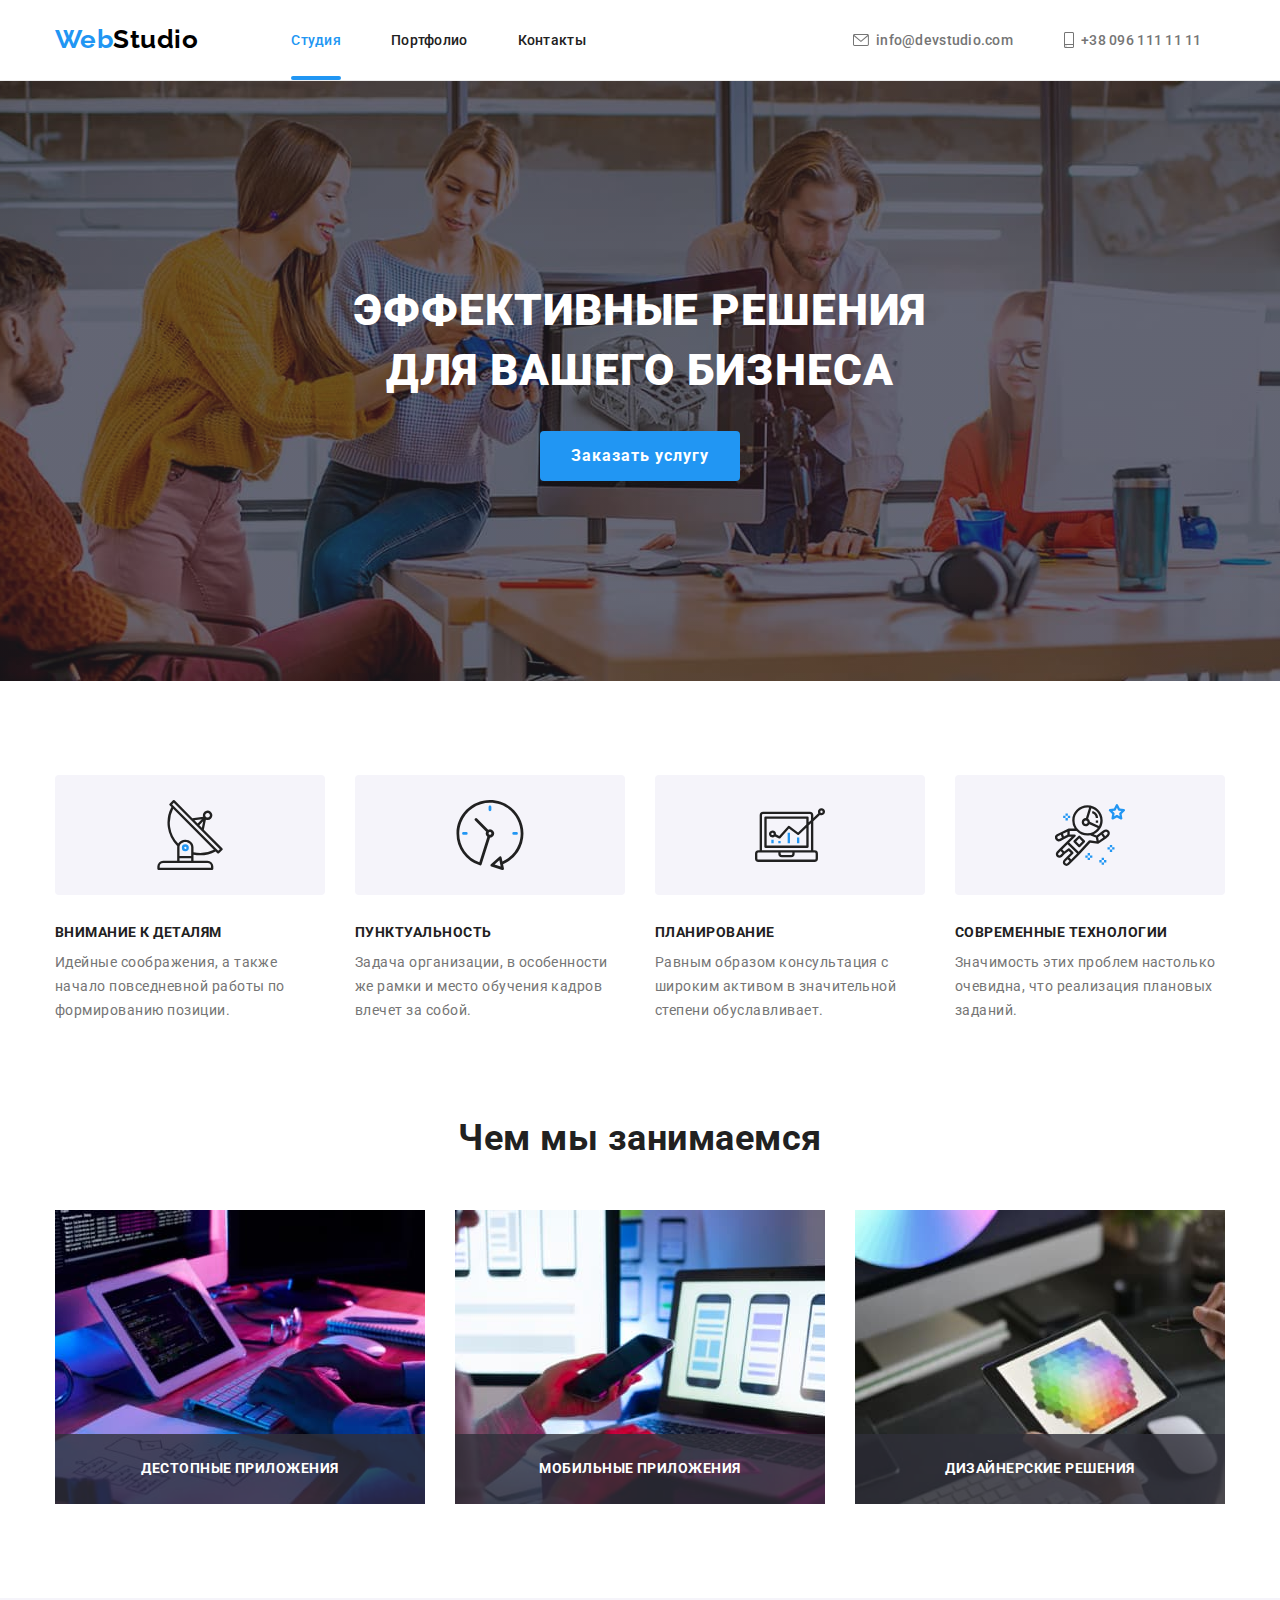
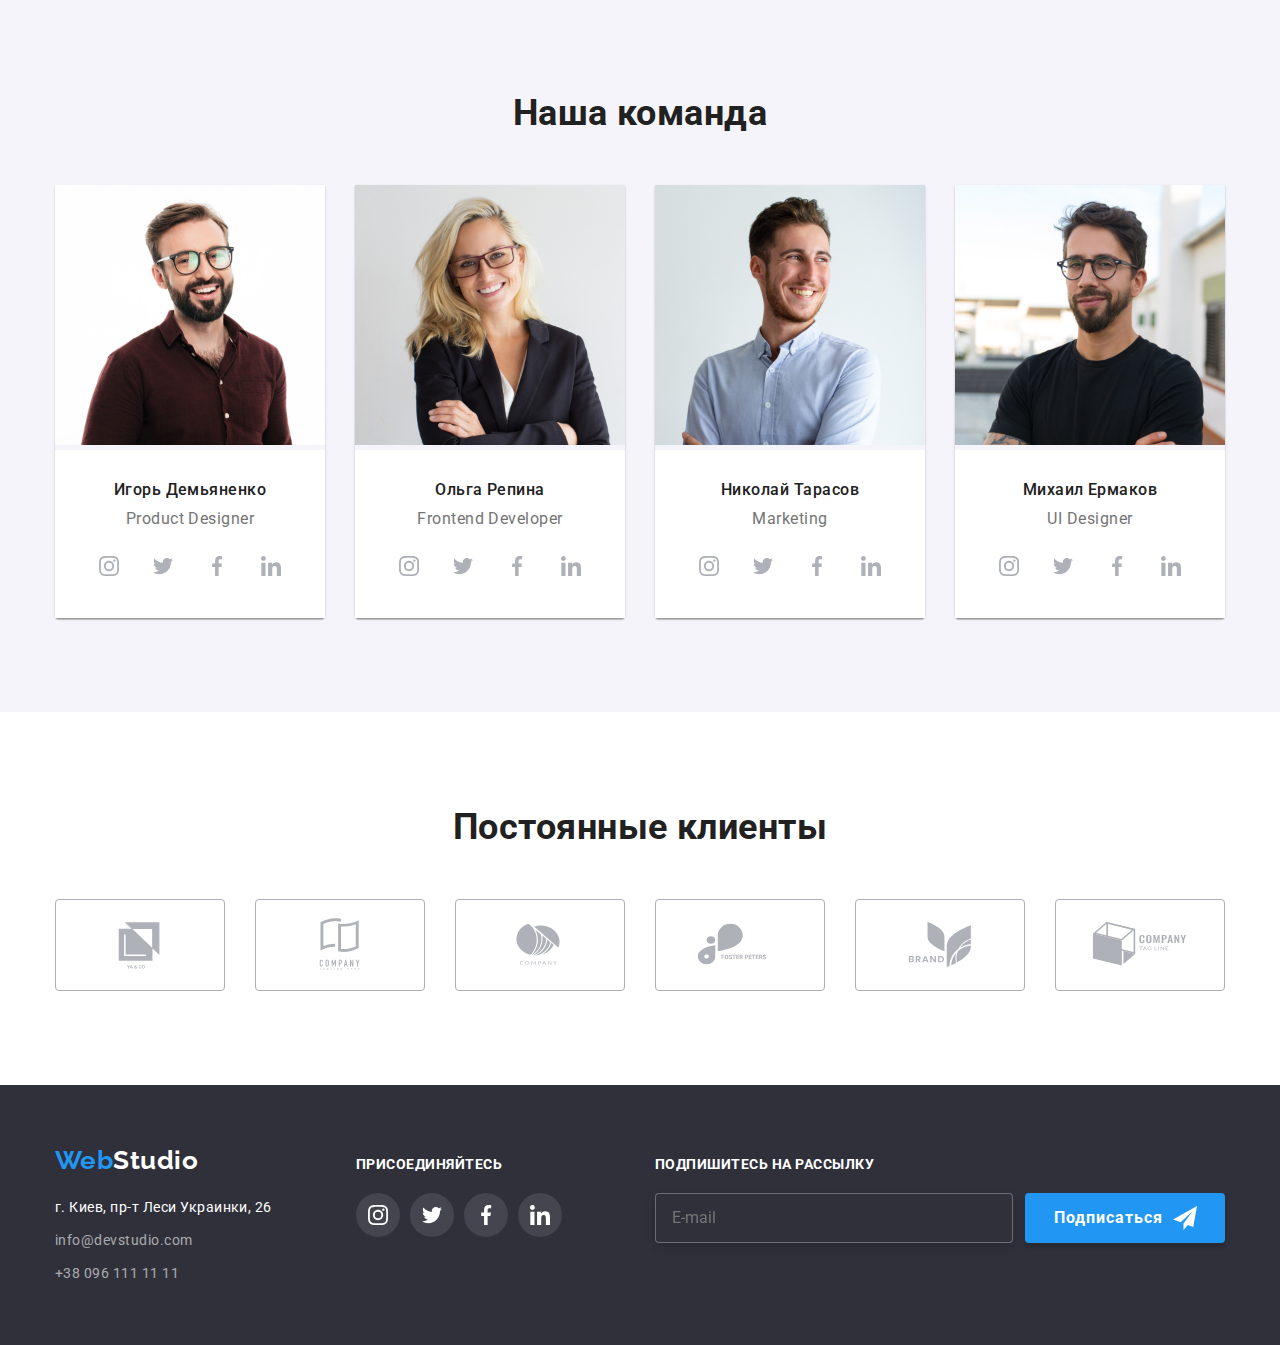
<file: index.html>
<!DOCTYPE html>
<html lang="ru">
<head>
    <meta charset="UTF-8">
    <meta http-equiv="X-UA-Compatible" content="IE=edge">
    <meta name="viewport" content="width=device-width, initial-scale=1.0">
    <title>Студия</title>
    <link rel="preconnect" href="https://fonts.googleapis.com">
    <link rel="preconnect" href="https://fonts.gstatic.com" crossorigin>
    <link href="https://fonts.googleapis.com/css2?family=Raleway:wght@700&family=Roboto:wght@400;500;700;900&display=swap"
        rel="stylesheet">
    <link rel="stylesheet" href="https://cdnjs.cloudflare.com/ajax/libs/modern-normalize/1.1.0/modern-normalize.min.css">    
    <link rel="stylesheet" href="./css/styles.css">

</head>

<body>

    <!--Шапка страницы-->  
        <header>
            <div class="container box">
                <nav class="header-nav">
                    <a href="" class="logo"><span class="accent">Web</span>Studio</a>
                    <ul class="list site-nav">
                        <li class="item page-item">
                            <a class="header-page active" href="./index.html">Студия</a>
                        </li>
                        <li class="item">
                            <a class="header-page" href="./portfolio.html">Портфолио</a>
                        </li>
                        <li class="item">
                            <a class="header-page" href="./contact.html">Контакты</a>
                        </li>
                    </ul>
                </nav>
                <ul class="contact list">
                    <li class="item">
                        <a class="header-contact" href="Mailto:info@devstudio.com">
                            <svg class="icon-envelope" width="16" height="12">
                                <use href="./images/icons.svg#icon-envelope"></use>
                            </svg>info@devstudio.com</a>
                    </li>
                    <li class="item">
                        <a class="header-contact" href="tel:+380961111111">
                            <svg class="icon-smartphone" width="10" height="16">
                                <use href="./images/icons.svg#icon-smartphone"></use>
                            </svg>+38 096 111 11 11</a>
                    </li>
                </ul>
            </div>
        </header>
    
    <main>

        <!--Титулка-->
        <section class="section title title-img">
            <div class="container">
                <h1 class="title-name">ЭФФЕКТИВНЫЕ РЕШЕНИЯ<br> ДЛЯ ВАШЕГО БИЗНЕСА</h1>
                <button data-modal-open type="button" class="title-button">Заказать услугу</button>
            </div>
            
        </section>

        <!--Особенности/Feature-->
        <section class="section feature">
            <div class="container">
                <h2 hidden>Особенности</h2>
                <ul class="list feature-box">
                    <li class="item">
                        <div class="feature-icon">
                            <svg class="icon-antenna" width="70" height="70">
                                <use href="./images/icons.svg#icon-antenna"></use>
                            </svg>
                        </div>
                        <h3 class="feature-title">ВНИМАНИЕ К ДЕТАЛЯМ</h3>
                        <p class="feature-text">Идейные соображения, а также начало повседневной работы по формированию позиции.</p>
                    </li>
                    <li class="item">
                        <div class="feature-icon">
                            <svg class="icon-clock" width="70" height="70">
                                <use href="./images/icons.svg#icon-clock"></use>
                            </svg>
                        </div>
                        <h3 class="feature-title">ПУНКТУАЛЬНОСТЬ</h3>
                        <p class="feature-text">Задача организации, в особенности же рамки и место обучения кадров влечет за собой.</p>
                    </li>
                    <li class="item">
                        <div class="feature-icon">
                            <svg class="icon-diagram" width="70" height="70">
                                <use href="./images/icons.svg#icon-diagram"></use>
                            </svg>
                        </div>
                        <h3 class="feature-title">ПЛАНИРОВАНИЕ</h3>
                        <p class="feature-text">Равным образом консультация с широким активом в значительной степени обуславливает.</p>
                    </li>
                    <li class="item">
                        <div class="feature-icon">
                            <svg class="icon-astronaut" width="70" height="70">
                                <use href="./images/icons.svg#icon-astronaut"></use>
                            </svg>
                        </div>
                        <h3 class="feature-title">СОВРЕМЕННЫЕ ТЕХНОЛОГИИ</h3>
                        <p class="feature-text">Значимость этих проблем настолько очевидна, что реализация плановых заданий.</p>
                    </li>
                </ul>
            </div>
        </section>
        

        <!--Занятие-->
        <section class="section">
            <div class="container">
                <h2  class="work-title">Чем мы занимаемся</h2>
                <ul class="list work-list">
                    <li class="item item-monoblock">
                        <img class="work-img" src="./images/box1.jpg" alt="моноблок" width="370" height="294"></li>
                    <li class="item item-notebook">
                        <img class="work-img" src="./images/box2.jpg" alt="ноутбук" width="370" height="294"></li>
                    <li class="item item-tablet">
                        <img class="work-img" src="./images/box3.jpg" alt="планшет" width="370" height="294"></li>
                </ul>
            </div>
        </section>
        

        <!--Команда-->        
        <section class="section command">
            <div class="container">
                <h2 class="title-command">Наша команда</h2>
                <ul class="list command-list">
                    <li class="item">
                        <img class="command-image" src="./images/igor.jpg" alt="Игорь" width="270" height="260">
                        <div class="command-item">
                            <h3 class="command-title">Игорь Демьяненко</h3>
                            <p class="command-text">Product Designer</p>
                            <div class="command-social">
                                <ul class="list list-social">
                                    <li class="item">
                                        <a href="" class="command-icon">
                                            <svg class="icon-instagram" width="20" height="20">
                                                <use href="./images/icons.svg#icon-instagram"></use>
                                            </svg>
                                        </a>
                                    </li>
                                    <li class="item">
                                        <a href="" class="command-icon">
                                            <svg class="icon-twitter" width="20" height="20">
                                                <use href="./images/icons.svg#icon-twitter"></use>
                                            </svg>
                                        </a>
                                    </li>
                                    <li class="item">
                                        <a href="" class="command-icon">
                                            <svg class="icon-facebook" width="20" height="20">
                                                <use href="./images/icons.svg#icon-facebook"></use>
                                            </svg>
                                        </a>
                                    </li>
                                    <li class="item">
                                        <a href="" class="command-icon">
                                            <svg class="icon-linkedin" width="20" height="20">
                                                <use href="./images/icons.svg#icon-linkedin"></use>
                                            </svg>
                                        </a>
                                    </li>
                                </ul>
                            </div>
                        </div>
                    </li>
                    <li class="item"><img class="command-image" src="./images/olga.jpg" alt="Ольга" width="270" height="260">
                        <div class="command-item">
                            <h3  class="command-title">Ольга Репина</h3>
                            <p  class="command-text">Frontend Developer</p>
                            <div class="command-social">
                                <ul class="list list-social">
                                    <li class="item">
                                        <a href="" class="command-icon">
                                            <svg class="icon-instagram" width="20" height="20">
                                                <use href="./images/icons.svg#icon-instagram"></use>
                                            </svg>
                                        </a>
                                    </li>
                                    <li class="item">
                                        <a href="" class="command-icon">
                                            <svg class="icon-twitter" width="20" height="20">
                                                <use href="./images/icons.svg#icon-twitter"></use>
                                            </svg>
                                        </a>
                                    </li>
                                    <li class="item">
                                        <a href="" class="command-icon">
                                            <svg class="icon-facebook" width="20" height="20">
                                                <use href="./images/icons.svg#icon-facebook"></use>
                                            </svg>
                                        </a>
                                    </li>
                                    <li class="item">
                                        <a href="" class="command-icon">
                                            <svg class="icon-linkedin" width="20" height="20">
                                                <use href="./images/icons.svg#icon-linkedin"></use>
                                            </svg>
                                        </a>
                                    </li>
                                </ul>
                            </div>
                        </div>
                    </li>
                    <li class="item"><img class="command-image" src="./images/nikolay.jpg" alt="Николай" width="270" height="260">
                        <div class="command-item">
                            <h3 class="command-title">Николай Тарасов</h3>
                            <p  class="command-text">Marketing</p>
                            <div class="command-social">
                                <ul class="list list-social">
                                    <li class="item">
                                        <a href="" class="command-icon">
                                            <svg class="icon-instagram" width="20" height="20">
                                                <use href="./images/icons.svg#icon-instagram"></use>
                                            </svg>
                                        </a>
                                    </li>
                                    <li class="item">
                                        <a href="" class="command-icon">
                                            <svg class="icon-twitter" width="20" height="20">
                                                <use href="./images/icons.svg#icon-twitter"></use>
                                            </svg>
                                        </a>
                                    </li>
                                    <li class="item">
                                        <a href="" class="command-icon">
                                            <svg class="icon-facebook" width="20" height="20">
                                                <use href="./images/icons.svg#icon-facebook"></use>
                                            </svg>
                                        </a>
                                    </li>
                                    <li class="item">
                                        <a href="" class="command-icon">
                                            <svg class="icon-linkedin" width="20" height="20">
                                                <use href="./images/icons.svg#icon-linkedin"></use>
                                            </svg>
                                        </a>
                                    </li>
                                </ul>
                            </div>
                        </div>
                    </li>
                    <li class="item"><img class="command-image" src="./images/mihail.jpg" alt="Михаил" width="270" height="260">
                        <div class="command-item">
                            <h3 class="command-title">Михаил Ермаков</h3>
                            <p  class="command-text">UI Designer</p>
                            <div class="command-social">
                                <ul class="list list-social">
                                    <li class="item">
                                        <a href="" class="command-icon">
                                            <svg class="icon-instagram" width="20" height="20">
                                                <use href="./images/icons.svg#icon-instagram"></use>
                                            </svg>
                                        </a>
                                    </li>
                                    <li class="item">
                                        <a href="" class="command-icon">
                                            <svg class="icon-twitter" width="20" height="20">
                                                <use href="./images/icons.svg#icon-twitter"></use>
                                            </svg>
                                        </a>
                                    </li>
                                    <li class="item">
                                        <a href="" class="command-icon">
                                            <svg class="icon-facebook" width="20" height="20">
                                                <use href="./images/icons.svg#icon-facebook"></use>
                                            </svg>
                                        </a>
                                    </li>
                                    <li class="item">
                                        <a href="" class="command-icon">
                                            <svg class="icon-linkedin" width="20" height="20">
                                                <use href="./images/icons.svg#icon-linkedin"></use>
                                            </svg>
                                        </a>
                                    </li>
                                </ul>
                            </div>
                        </div>
                    </li>
                </ul>
            </div>
        </section>
        
    

        <!--Клиенты-->
        <section class="section сlients">
            <div class="container">
                <h2 class="сlients-title">Постоянные клиенты</h2>
                <ul class="list сlients-list">
                    <li class="item">
                        <a href="" class="clients-icon">
                            <svg class="icon-logo1" width="106" height="60">
                                <use href="./images/icons.svg#icon-logo1"></use>
                            </svg>
                        </a>
                    </li>
                    <li class="item">
                        <a href="" class="clients-icon">
                            <svg class="icon-logo2" width="106" height="60">
                                <use href="./images/icons.svg#icon-logo2"></use>
                            </svg>
                        </a>
                    </li>
                    <li class="item">
                        <a href="" class="clients-icon">
                            <svg class="icon-logo3" width="106" height="60">
                                <use href="./images/icons.svg#icon-logo3"></use>
                            </svg>
                        </a>
                    </li>
                    <li class="item">
                        <a href="" class="clients-icon">
                            <svg class="icon-logo4" width="106" height="60">
                                <use href="./images/icons.svg#icon-logo4"></use>
                            </svg>
                        </a>
                    </li>
                    <li class="item">
                        <a href="" class="clients-icon">
                            <svg class="icon-logo5" width="106" height="60">
                                <use href="./images/icons.svg#icon-logo5"></use>
                            </svg>
                        </a>
                    </li>
                    <li class="item">
                        <a href="" class="clients-icon">
                            <svg class="icon-logo6" width="106" height="60">
                                <use href="./images/icons.svg#icon-logo6"></use>
                            </svg>
                        </a>
                    </li>
                </ul>
            </div>
        </section>

    </main>

    <!--Подвал-->
    <footer class="footer">
        <div class="container footer-box">
            <div class="footer-container">
                <a class="footer-logo" href="#"><span class="accent">Web</span>Studio</a>
                <address>
                    <ul class="list footer-list">
                        <li class="item">
                            <a class="footer-map"   href="https://goo.gl/maps/TEQwSMc74JhBYVvf7" 
                                                    target="_blank" 
                                                    rel="noopener noreferrer">г. Киев, пр-т Леси Украинки, 26</a></li>
                        <li class="item">
                            <a class="footer-nav" href="Mailto:info@devstudio.com">info@devstudio.com</a></li>
                        <li class="item">
                            <a class="footer-nav" href="tel:+380961111111">+38 096 111 11 11</a></li>
                    </ul>
                </address>
            </div>
            <div class="footer-social">
                    <h3 class="title-social">ПРИСОЕДИНЯЙТЕСЬ</h3>
                    <ul class="list  list-social">   
                        <li class="item item-social">
                            <a href="" class="social-icon">
                                <svg class="icon-instagram" width="20" height="20">
                                    <use href="./images/icons.svg#icon-instagram"></use>
                                </svg>
                            </a>
                        </li>
                        <li class="item item-social">
                            <a href="" class="social-icon">
                                <svg class="icon-twitter" width="20" height="20">
                                    <use href="./images/icons.svg#icon-twitter"></use>
                                </svg>
                            </a>
                        </li>
                        <li class="item item-social">
                            <a href="" class="social-icon">
                                <svg class="icon-facebook" width="20" height="20">
                                    <use href="./images/icons.svg#icon-facebook"></use>
                                </svg>
                            </a>
                        </li>
                        <li class="item item-social">
                            <a href="" class="social-icon">
                                <svg class="icon-linkedin" width="20" height="20">
                                    <use href="./images/icons.svg#icon-linkedin"></use>
                                </svg>
                            </a>
                        </li>
                    </ul>
            </div>
            <div class="footer-subscription">
                <h3 class="title-subscription">ПОДПИШИТЕСЬ НА РАССЫЛКУ</h3>
                    <form class="form-subscription" autocomplete="off">
                        <label class="form-field-subscription">
                            <input type="email" class="form-input-subscription" name="mail" placeholder="E-mail" />
                            <span class="form-label-subscription"></span>
                        </label>
                        <button type="submit" class="button-subscription">Подписаться
                            <span class="icon-subscription">
                                <svg class="icon-button" width="24" height="24">
                                    <use href="./images/icons.svg#icon-button"></use>
                                </svg>
                            </span>
                        </button>
                    </form>
            </div>
        </div>
    </footer>

    <!--<Backdrop>-->
    <div class="backdrop is-hidden" data-modal>
        <div class="modal">
            <button data-modal-close type="button" class="button-close">
                <svg class="icon-close" width="18" height="18">
                    <use href="./images/icons.svg#icon-close"></use>
                </svg>
            </button>
            <form class="form">
                <p class="form-title">Оставьте свои данные, мы вам перезвоним</p>
                <div class="form-field">
                    <label for="name">Имя</label>
                    <input type="text" name="name" id="name" placeholder=" " />
                    <svg class="icon-person" width="18" height="18">
                        <use href="./images/icons.svg#icon-person"></use>
                    </svg>
                </div>
        
                <div class="form-field">
                    <label for="tel">Телефон</label>
                    <input type="tel" name="tel" id="tel" placeholder=" " />
                    <svg class="icon-phone" width="18" height="18">
                        <use href="./images/icons.svg#icon-phone"></use>
                    </svg>
                </div>
        
                <div class="form-field">
                    <label for="mail">Почта</label>
                    <input type="email" name="mail" id="mail" placeholder=" " />
                    <svg class="icon-email" width="18" height="18">
                        <use href="./images/icons.svg#icon-email"></use>
                    </svg>
                </div>
        
                <div class="textarea">
                    <label for="comment">Коментарий</label>
                    <textarea class="comment" 
                    name="comment" 
                    id="comment" 
                    placeholder="Введите текст"
                    cols="30"
                    rows="5"></textarea>
                </div>

                <div class="check-box">
                    <label for="checkbox">
                        <input id="checkbox" class="checkbox" type="checkbox" placeholder=" ">
                        <span class="checkbox-info"></span>Соглашаюсь с рассылкой и принимаю
                        <a class="checkbox-link" href="">Условия договора</a>
                    </label>
                </div>

                <div class="form-button-box">
                    <button class="form-button" type="submit">Отправить</button>
                </div>
                
            </form>
        </div>
    </div>


    <script src="./js/modal.js"></script>
</body>
</html>
</file>
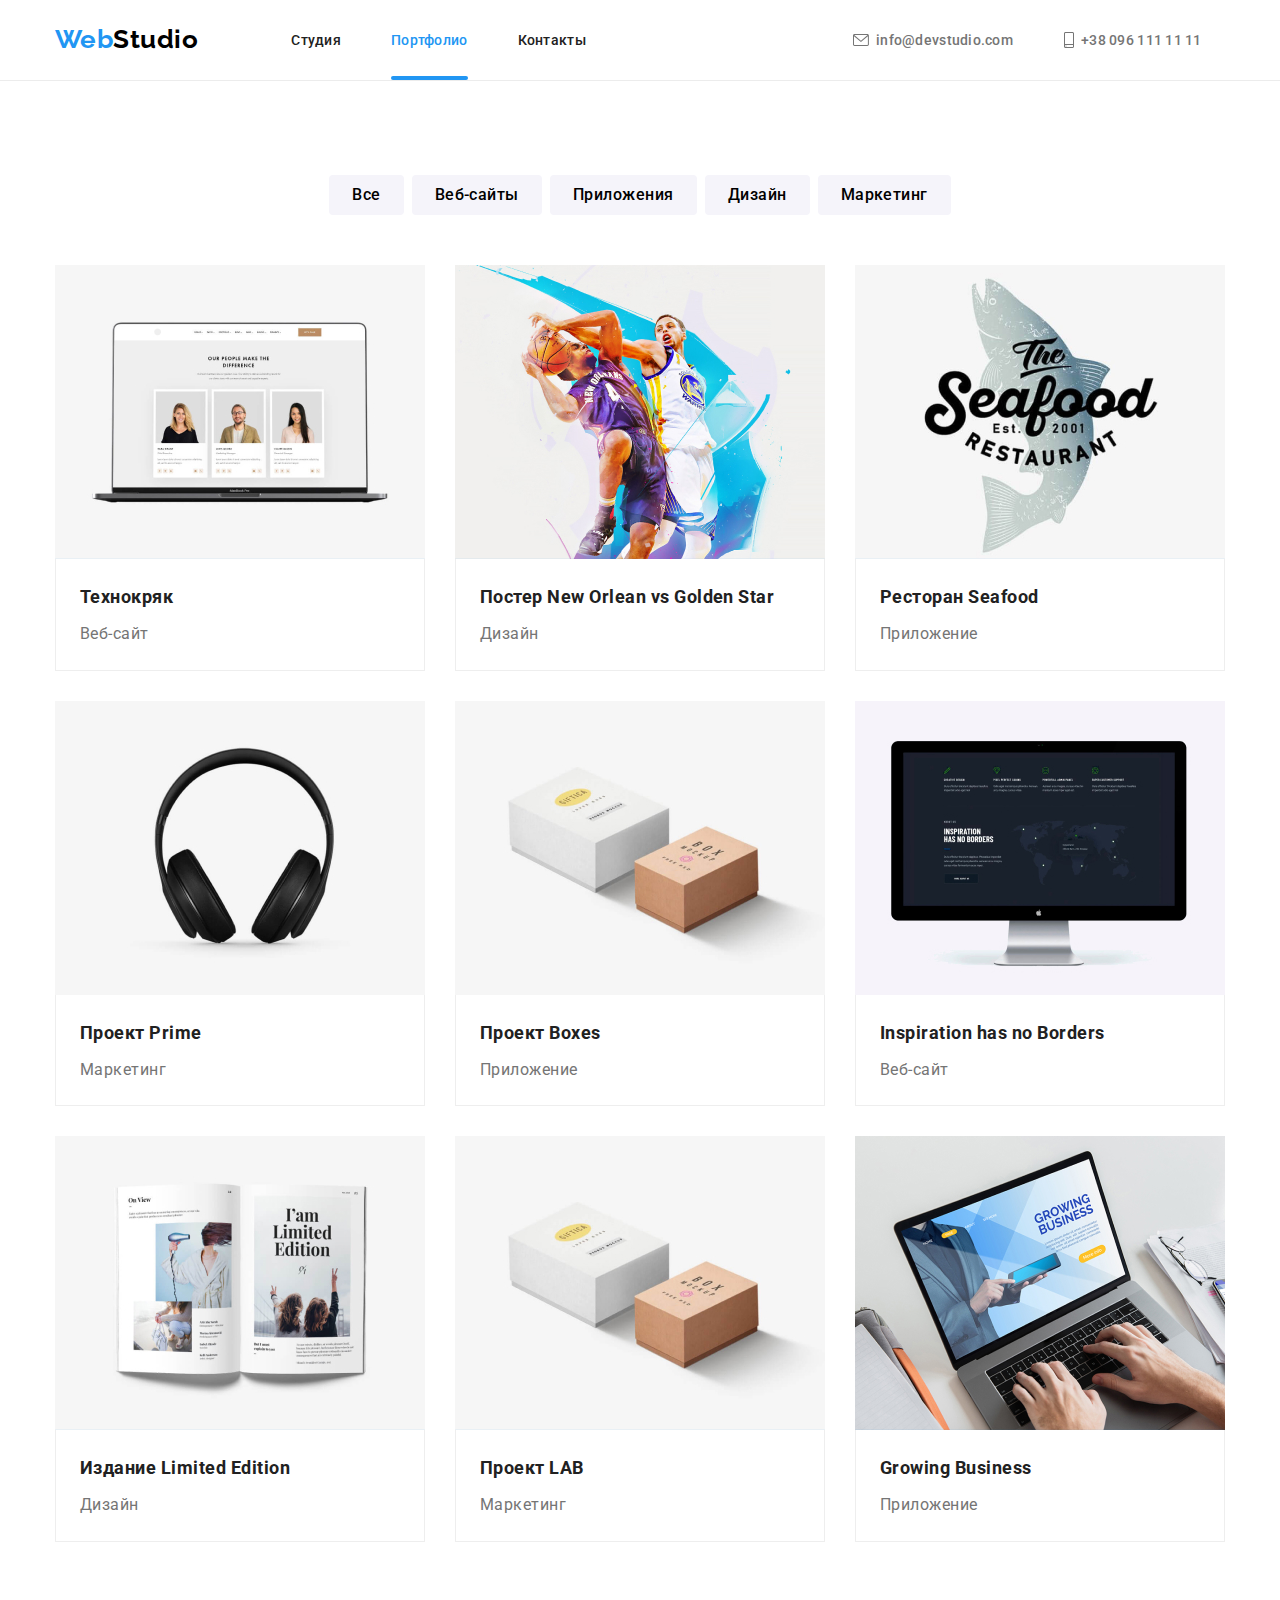
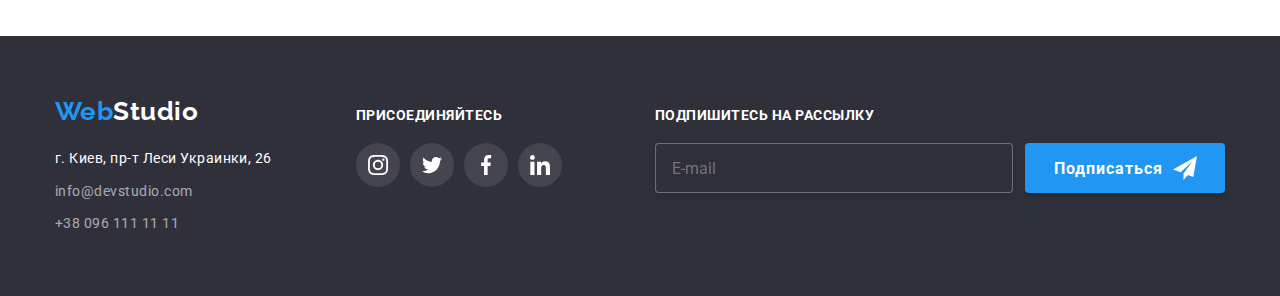
<file: portfolio.html>
<!DOCTYPE html>
<html lang="en">
<head>
    <meta charset="UTF-8">
    <meta http-equiv="X-UA-Compatible" content="IE=edge">
    <meta name="viewport" content="width=device-width, initial-scale=1.0">
    <title>Портфолио</title>
    <link rel="preconnect" href="https://fonts.googleapis.com">
    <link rel="preconnect" href="https://fonts.gstatic.com" crossorigin>
    <link href="https://fonts.googleapis.com/css2?family=Raleway:wght@700&family=Roboto:wght@400;500;700;900&display=swap"
        rel="stylesheet">
    <link rel="stylesheet" href="https://cdnjs.cloudflare.com/ajax/libs/modern-normalize/1.1.0/modern-normalize.min.css">
    <link rel="stylesheet" href="./css/styles.css">
</head>

<body>

    <!--Шапка страницы-->
    <header>
        <div class="container box">
            <nav class="header-nav">
                <a href="" class="logo"><span class="accent">Web</span>Studio</a>
                <ul class="list site-nav">
                    <li class="item page-item">
                        <a class="header-page" href="./index.html">Студия</a>
                    </li>
                    <li class="item page-item">
                        <a class="header-page active" href="./portfolio.html">Портфолио</a>
                    </li>
                    <li class="item page-item">
                        <a class="header-page" href="./contact.html">Контакты</a>
                    </li>
                </ul>
            </nav>
            <ul class="contact list">
                <li class="item">
                    <a class="header-contact" href="Mailto:info@devstudio.com">
                        <svg class="icon-envelope" width="16" height="12">
                            <use href="./images/icons.svg#icon-envelope"></use>
                        </svg>info@devstudio.com</a>
                </li>
                <li class="item">
                    <a class="header-contact" href="tel:+380961111111">
                        <svg class="icon-smartphone" width="10" height="16">
                            <use href="./images/icons.svg#icon-smartphone"></use>
                        </svg>+38 096 111 11 11</a>
                </li>
            </ul>
        </div>
    </header>

    <main>

        <!--Фильтр-->
        <section class="section">
            <div class="container">
                <h1 hidden>Фильтр</h1>
                <ul class="list filter">
                    <li class="item"><button class="filter-button" type="button">Все</button></li>
                    <li class="item"><button class="filter-button" type="button">Веб-сайты</button></li>
                    <li class="item"><button class="filter-button" type="button">Приложения</button></li>
                    <li class="item"><button class="filter-button" type="button">Дизайн</button></li>
                    <li class="item"><button class="filter-button" type="button">Маркетинг</button></li>
                </ul>
            </div>

            <!--Примеры работ-->
            <div class="container">
                <ul class="list examples">
                    <li class="item">
                        <div class="overlay">
                            <div class="overlay-img">
                                <img class="img-portfolio" src="./images/web-site.jpg" alt="Веб-сайт" width="370" height="294">
                                <div class=text-box>
                                    <p class=text-hover>Технокряк это современная площадка распространения коронавируса. Компании используют эту платформу для цифрового
                                    шпионажа и атак на защищённые сервера конкурентов.</p>
                                </div>
                            </div>
                            <div class="portfolio-item">
                                <h2 class="portfolio-title">Технокряк</h2>
                                <p  class="portfolio-text">Веб-сайт</p>
                            </div>
                        </div>
                    </li>

                    <li class="item">
                        <div class="overlay">
                            <div class="overlay-img">
                                <img class="img-portfolio" src="./images/design.jpg" alt="Дизайн" width="370" height="294">
                                <div class=text-box>
                                    <p class=text-hover>Технокряк это современная площадка распространения коронавируса. Компании используют эту
                                        платформу для цифрового
                                        шпионажа и атак на защищённые сервера конкурентов.</p>
                                </div>
                            </div>
                            <div class="portfolio-item">
                                <h2 class="portfolio-title">Постер New Orlean vs Golden Star</h2>
                                <p  class="portfolio-text">Дизайн</p>
                            </div>
                        </div>
                    </li>

                    <li  class="item">
                        <div class="overlay">
                            <div class="overlay-img">
                                <img class="img-portfolio" src="./images/application.jpg" alt="Приложение" width="370" height="294">
                                <div class=text-box>
                                    <p class=text-hover>Технокряк это современная площадка распространения коронавируса. Компании используют эту
                                        платформу для цифрового
                                        шпионажа и атак на защищённые сервера конкурентов.</p>
                                </div>
                            </div>
                            <div class="portfolio-item">
                                <h2 class="portfolio-title">Ресторан Seafood</h2>
                                <p  class="portfolio-text">Приложение</p>
                            </div>
                        </div>
                    </li>

                    <li class="item">
                        <div class="overlay">
                            <div class="overlay-img">
                                <img class="img-portfolio" src="./images/marketing.jpg" alt="Маркетинг" width="370" height="294">
                                <div class=text-box>
                                    <p class=text-hover>Технокряк это современная площадка распространения коронавируса. Компании используют эту
                                        платформу для цифрового
                                        шпионажа и атак на защищённые сервера конкурентов.</p>
                                </div>
                            </div>
                            <div class="portfolio-item">
                                <h2 class="portfolio-title">Проект Prime</h2>
                                <p  class="portfolio-text">Маркетинг</p>
                            </div>
                        </div>
                    </li>
                    <li class="item">
                        <div class="overlay">
                            <div class="overlay-img">
                                <img class="img-portfolio" src="./images/application2.jpg" alt="Приложение2" width="370" height="294">
                                <div class=text-box>
                                    <p class=text-hover>Технокряк это современная площадка распространения коронавируса. Компании используют эту
                                        платформу для цифрового
                                        шпионажа и атак на защищённые сервера конкурентов.</p>
                                </div>
                            </div>
                            <div class="portfolio-item">
                                <h2 class="portfolio-title">Проект Boxes</h2>
                                <p  class="portfolio-text">Приложение</p>
                            </div>
                        </div>

                    <li class="item">
                        <div class="overlay">
                            <div class="overlay-img">
                                <img class="img-portfolio" src="./images/web-site2.jpg" alt="Веб-сайт2" width="370" height="294">
                                <div class=text-box>
                                    <p class=text-hover>Технокряк это современная площадка распространения коронавируса. Компании используют эту
                                        платформу для цифрового
                                        шпионажа и атак на защищённые сервера конкурентов.</p>
                                </div>
                            </div>
                            <div class="portfolio-item">
                                <h2 class="portfolio-title">Inspiration has no Borders</h2>
                                <p  class="portfolio-text">Веб-сайт</p>
                            </div>
                        </div>
                    </li>

                    <li class="item">
                        <div class="overlay">
                            <div class="overlay-img">
                                <img class="img-portfolio" src="./images/design2.jpg" alt="Дизайн2" width="370" height="294">
                                <div class=text-box>
                                    <p class=text-hover>Технокряк это современная площадка распространения коронавируса. Компании используют эту
                                        платформу для цифрового
                                        шпионажа и атак на защищённые сервера конкурентов.</p>
                                </div>
                            </div>
                            <div class="portfolio-item">
                                <h2 class="portfolio-title">Издание Limited Edition</h2>
                                <p  class="portfolio-text">Дизайн</p>
                            </div>
                        </div>
                    </li>

                    <li class="item">
                        <div class="overlay">
                            <div class="overlay-img">
                                <img class="img-portfolio" src="./images/application2.jpg" alt="Маркетинг2" width="370" height="294">
                                <div class=text-box>
                                    <p class=text-hover>Технокряк это современная площадка распространения коронавируса. Компании используют эту
                                        платформу для цифрового
                                        шпионажа и атак на защищённые сервера конкурентов.</p>
                                </div>
                            </div>
                            <div class="portfolio-item">
                                <h2 class="portfolio-title">Проект LAB</h2>
                                <p  class="portfolio-text">Маркетинг</p>
                            </div>
                        </div>
                    </li>    
                        

                    <li class="item">
                        <div class="overlay">
                            <div class="overlay-img">
                                <img class="img-portfolio" src="./images/application3.jpg" alt="Приложение3" width="370" height="294">
                                <div class=text-box>
                                    <p class=text-hover>Технокряк это современная площадка распространения коронавируса. Компании используют эту
                                        платформу для цифрового
                                        шпионажа и атак на защищённые сервера конкурентов.</p>
                                </div>
                            </div>
                            <div class="portfolio-item">
                                <h2 class="portfolio-title">Growing Business</h2>
                                <p  class="portfolio-text">Приложение</p>
                            </div>
                        </div>
                    </li>
                </ul>
            </div>
        </section>
    </main>

    <!--Подвал-->
    <footer class="footer">
        <div class="container footer-box">
            <div class="footer-container">
                <a class="footer-logo" href="#"><span class="accent">Web</span>Studio</a>
                <address>
                    <ul class="list footer-list">
                        <li class="item">
                            <a class="footer-map" href="https://goo.gl/maps/TEQwSMc74JhBYVvf7" target="_blank"
                                rel="noopener noreferrer">г. Киев, пр-т Леси Украинки, 26</a>
                        </li>
                        <li class="item">
                            <a class="footer-nav" href="Mailto:info@devstudio.com">info@devstudio.com</a>
                        </li>
                        <li class="item">
                            <a class="footer-nav" href="tel:+380961111111">+38 096 111 11 11</a>
                        </li>
                    </ul>
                </address>
            </div>
            <div class="footer-social">
                <h3 class="title-social">ПРИСОЕДИНЯЙТЕСЬ</h3>
                <ul class="list  list-social">
                    <li class="item item-social">
                        <a href="" class="social-icon">
                            <svg class="icon-instagram" width="20" height="20">
                                <use href="./images/icons.svg#icon-instagram"></use>
                            </svg>
                        </a>
                    </li>
                    <li class="item item-social">
                        <a href="" class="social-icon">
                            <svg class="icon-twitter" width="20" height="20">
                                <use href="./images/icons.svg#icon-twitter"></use>
                            </svg>
                        </a>
                    </li>
                    <li class="item item-social">
                        <a href="" class="social-icon">
                            <svg class="icon-facebook" width="20" height="20">
                                <use href="./images/icons.svg#icon-facebook"></use>
                            </svg>
                        </a>
                    </li>
                    <li class="item item-social">
                        <a href="" class="social-icon">
                            <svg class="icon-linkedin" width="20" height="20">
                                <use href="./images/icons.svg#icon-linkedin"></use>
                            </svg>
                        </a>
                    </li>
                </ul>
            </div>
            <div class="footer-subscription">
                <h3 class="title-subscription">ПОДПИШИТЕСЬ НА РАССЫЛКУ</h3>
                <form class="form-subscription" autocomplete="off">
                    <label class="form-field-subscription">
                        <input type="email" class="form-input-subscription" name="mail" placeholder="E-mail" />
                        <span class="form-label-subscription"></span>
                    </label>
                    <button type="submit" class="button-subscription">Подписаться
                        <span class="icon-subscription">
                            <svg class="icon-button" width="24" height="24">
                                <use href="./images/icons.svg#icon-button"></use>
                            </svg>
                        </span>
                    </button>
                </form>
            </div>
        </div>
    </footer>
</body>
</html>
</file>
<file: css/styles.css>
:root {
  --title-color: #212121;
  --text-color: #757575;
  --link-color: #2196f3;
  --primary-fone-color: #ffffff;
  --fone-color: #e5e5e5;
}

/*-------------------Style Studio/Portfolio page-------------------*/

body {
  font-family: 'Roboto', sans-serif;
  font-style: normal;
  letter-spacing: 0.03em;
  color: var(--title-color);
  background: var(--primary-fone-color);
}

/*-------------------Utility-------------------*/

.section {
  padding-top: 94px;
  padding-bottom: 94px;
}

.list {
  padding: 0px;
  margin: 0px;
  list-style: none;
}

.container {
  margin-left: auto;
  margin-right: auto;
  padding-left: 15px;
  padding-right: 15px;
  width: 1200px;
}

/*-------------------Header page/Шапка страницы-------------------*/

header {
  border-bottom: 1px solid #ececec;
}

.box,
.header-nav {
  display: flex;
  align-items: center;
}

.logo,
.footer-logo {
  font-family: 'Raleway', sans-serif;
  font-weight: 700;
  font-size: 26px;
  line-height: 1.2;
  text-decoration: none;
  color: #000;
}

.logo {
  margin-right: 93px;
}

.accent {
  text-decoration: none;
  color: var(--link-color);
}

.site-nav,
.contact {
  display: flex;
}

.contact {
  margin-left: auto;
}

.site-nav .item + .item,
.contact .item + .item {
  margin-left: 50px;
}

.header-page,
.header-contact {
  display: flex;
  margin-top: 32px;
  margin-bottom: 32px;
  font-weight: 500;
  font-size: 14px;
  text-decoration: none;
  letter-spacing: 0.02em;
  color: inherit;
  transition: color 250ms cubic-bezier(0.4, 0, 0.2, 1), fill 250ms cubic-bezier(0.4, 0, 0.2, 1);
}

.page-item {
  position: relative;
}

.header-page.active {
  color: var(--link-color);
}

.header-page.active::after {
  position: absolute;
  content: '';
  width: 100%;
  height: 4px;
  background-color: var(--link-color);
  border-radius: 2px;
  bottom: 0px;
  right: 0px;
}

.header-contact {
  width: 161px;
  height: 16px;
  display: flex;
  align-items: center;
  color: var(--text-color);
  fill: var(--text-color);
}

.icon-envelope,
.icon-smartphone {
  margin-right: 7px;
}

.header-page:hover,
.header-contact:hover,
.footer-map:hover,
.footer-nav:hover {
  color: var(--link-color);
  fill: var(--link-color);
}

.header-page:focus,
.header-contact:focus,
.footer-map:focus,
.footer-nav:focus {
  color: var(--link-color);
  fill: var(--link-color);
}

/*-------------------Title/Титулка-------------------*/

.title {
  padding-top: 200px;
  padding-bottom: 200px;
  text-align: center;
  letter-spacing: 0.06em;
}

.title-img {
  margin-left: auto;
  margin-right: auto;
  max-width: 1600px;
  height: 600px;
  background-image: linear-gradient(to right, rgba(47, 48, 58, 0.4), rgba(47, 48, 58, 0.4)),
    url('../images/solution.jpg');
  background-size: cover;
  background-repeat: no-repeat;
  background-position: center;
}

.title-name {
  margin-top: 0px;
  margin-bottom: 30px;
  font-weight: 900;
  font-size: 44px;
  line-height: 1.36;
  color: var(--primary-fone-color);
}

.title-button {
  width: 200px;
  height: 50px;
  margin-top: 0px;
  margin-bottom: 0px;
  padding: 10px 31px;
  font-family: inherit;
  font-weight: 700;
  font-size: 16px;
  line-height: 1.87;
  letter-spacing: 0.06em;
  color: var(--primary-fone-color);
  background-color: var(--link-color);
  border-radius: 4px;
  border: none;
  cursor: pointer;
}

/*-------------------Feature/Особенности-------------------*/

.feature {
  padding-bottom: 0px;
}

.feature-box {
  display: flex;
}

.feature-box .item + .item {
  margin-left: 30px;
}

.feature-icon {
  display: flex;
  justify-content: center;
  align-items: center;
  margin-bottom: 30px;
  width: 270px;
  height: 120px;
  border: none;
  background-color: #f5f4fa;
  border-radius: 4px;
}

.feature-title,
.title-social,
.title-subscription {
  margin-top: 0px;
  margin-bottom: 10px;
  font-weight: 700;
  font-size: 14px;
  line-height: 1.14;
}

.feature-text {
  margin-top: 0px;
  margin-bottom: 0px;
  font-size: 14px;
  line-height: 1.71;
  color: var(--text-color);
}

/*-------------------Works/Работы-------------------*/

.work-title,
.title-command,
.сlients-title {
  margin-top: 0px;
  margin-bottom: 50px;
  font-weight: 700;
  font-size: 36px;
  text-align: center;
  line-height: 1.2;
}

.work-list,
.command-list,
.сlients-list {
  display: flex;
  justify-content: center;
  align-items: center;
}

.work-list .item + .item,
.command-list .item + .item,
.сlients-list .item + .item {
  margin-left: 30px;
}

.work-list .item {
  position: relative;
}

.item-monoblock::after {
  position: absolute;
  content: 'ДЕСТОПНЫЕ ПРИЛОЖЕНИЯ';
  font-weight: 700;
  font-size: 14px;
  line-height: 1.14;
  display: flex;
  justify-content: center;
  align-items: center;
  width: 100%;
  height: 70px;
  color: var(--primary-fone-color);
  background-color: rgba(47, 48, 58, 0.8);
  bottom: 0px;
  right: 0px;
}

.item-notebook::after {
  position: absolute;
  content: 'МОБИЛЬНЫЕ ПРИЛОЖЕНИЯ';
  font-weight: 700;
  font-size: 14px;
  line-height: 1.14;
  display: flex;
  justify-content: center;
  align-items: center;
  width: 100%;
  height: 70px;
  color: var(--primary-fone-color);
  background-color: rgba(47, 48, 58, 0.8);
  bottom: 0px;
  right: 0px;
}

.item-tablet::after {
  position: absolute;
  content: 'ДИЗАЙНЕРСКИЕ РЕШЕНИЯ';
  font-weight: 700;
  font-size: 14px;
  line-height: 1.14;
  display: flex;
  justify-content: center;
  align-items: center;
  width: 100%;
  height: 70px;
  color: var(--primary-fone-color);
  background-color: rgba(47, 48, 58, 0.8);
  bottom: 0px;
  right: 0px;
}

.work-img {
  display: block;
}

/*-------------------Command/Команда-------------------*/

.command {
  background: #f5f4fa;
}

.command-list .item {
  box-shadow: 0px 1px 3px rgba(0, 0, 0, 0.12), 0px 1px 1px rgba(0, 0, 0, 0.14),
    0px 2px 1px rgba(0, 0, 0, 0.2);
  border-radius: 0px 0px 4px 4px;
  background-color: var(--primary-color);
}

.command-item {
  padding: 30px 0px;
  font-size: 16px;
  line-height: 1.19;
  text-align: center;
  background-color: var(--primary-fone-color);
}

.command-title {
  margin-top: 0px;
  margin-bottom: 10px;
  font-style: 400;
  font-weight: 500;
  font-size: 16px;
  line-height: 1.19;
}

.command-text {
  margin-top: 0px;
  margin-bottom: 16px;
  color: var(--text-color);
}

.command-social {
  display: flex;
  justify-content: space-around;
  width: 270px;
}

.list-social .item {
  box-shadow: none;
}

.list-social .item + .item {
  margin-left: 10px;
}

.command-icon {
  display: flex;
  justify-content: center;
  align-items: center;
  padding: 0px;
  width: 44px;
  height: 44px;
  border-radius: 50%;
  fill: #afb1b8;
  transition: background-color 250ms cubic-bezier(0.4, 0, 0.2, 1),
    fill 250ms cubic-bezier(0.4, 0, 0.2, 1);
}

.command-icon:hover {
  background-color: var(--link-color);
  fill: var(--primary-fone-color);
}

.command-icon:focus {
  background-color: var(--link-color);
  fill: var(--primary-fone-color);
}

/*-------------------Clients/Клиенты-------------------*/

.clients-title {
  margin-right: 30px;
}

.сlients-list .item + .item {
  margin-left: 30px;
}

.clients-icon {
  display: flex;
  justify-content: center;
  align-items: center;
  padding: 0;
  border: 1px solid #afb1b8;
  box-sizing: border-box;
  border-radius: 4px;
  width: 170px;
  height: 92px;
  color: #afb1b8;
  transition: color 250ms cubic-bezier(0.4, 0, 0.2, 1);
}

.clients-icon:hover,
.clients-icon:focus {
  border: 1px solid var(--link-color);
  color: var(--link-color);
}

.icon-logo1,
.icon-logo2,
.icon-logo3,
.icon-logo4,
.icon-logo5,
.icon-logo6 {
  fill: currentColor;
  transition: fill 250ms cubic-bezier(0.4, 0, 0.2, 1), border cubic-bezier(0.4, 0, 0.2, 1);
}

.icon-logo1:hover,
.icon-logo2:hover,
.icon-logo3:hover,
.icon-logo4:hover,
.icon-logo5:hover,
.icon-logo6:hover,
.icon-logo1:focus,
.icon-logo2:focus,
.icon-logo3:focus,
.icon-logo4:focus,
.icon-logo5:focus,
.icon-logo6:focus {
  fill: currentColor;
}

/*-------------------Footer/Подвал-------------------*/

.footer {
  padding-top: 60px;
  padding-bottom: 60px;
  background-color: #2f303a;
}

.footer-box {
  display: flex;
  align-items: baseline;
}

.footer-container {
  width: 231px;
  margin-right: 70px;
}

.footer-list {
  font-style: normal;
}

.footer-list .item:not(:last-child) {
  margin-bottom: 9px;
}

.footer-logo {
  display: inline-block;
  margin-bottom: 20px;
  color: var(--primary-fone-color);
}

.footer-map {
  font-size: 14px;
  line-height: 1.7;
  text-decoration: none;
  color: var(--primary-fone-color);
  transition: color 250ms cubic-bezier(0.4, 0, 0.2, 1);
}

.footer-nav {
  margin-top: 0px;
  margin-bottom: 0px;
  font-size: 14px;
  line-height: 1.7;
  text-decoration: none;
  color: rgba(255, 255, 255, 0.6);
  transition: color 250ms cubic-bezier(0.4, 0, 0.2, 1);
}

.footer-social {
  margin-top: 0px;
  margin-bottom: 0px;
  margin-right: 93px;
}

.footer .title-social,
.footer .title-subscription {
  margin-top: 0px;
  margin-bottom: 20px;
  color: var(--primary-fone-color);
}

.list-social {
  display: flex;
  justify-content: space-between;
}

.social-icon {
  display: flex;
  justify-content: center;
  align-items: center;
  padding: 0px;
  width: 44px;
  height: 44px;
  border-radius: 50%;
  background-color: rgba(255, 255, 255, 0.1);
  fill: var(--primary-fone-color);
  transition: background-color 250ms cubic-bezier(0.4, 0, 0.2, 1);
}

.social-icon:hover,
.social-icon:focus {
  background-color: var(--link-color);
}

.form-subscription {
  display: inline-flex;
  justify-content: space-between;
  width: 570px;
  height: 86px;
  padding: 0;
  margin: 0;
}

.form-field-subscription {
  width: 358px;
  height: 50px;
  margin-right: 12px;
}

/*.form-label-subscription {
  display: flex;
  align-items: center;
  position: absolute;
  top: 50%;
  left: 16px;
  transform: translateY(-50%);
  font: inherit;
  font-size: 16px;
  line-height: 1.25;
  color: rgba(255, 255, 255, 0.6);
}*/

.form-input-subscription {
  width: 100%;
  height: 100%;
  margin: 0;
  padding: 15px 16px 15px 16px;
  color: rgba(255, 255, 255, 0.6);
  background-color: #2f303a;
  border: 1px solid rgba(255, 255, 255, 0.3);
  box-sizing: border-box;
  filter: drop-shadow(0px 4px 4px rgba(0, 0, 0, 0.15));
  border-radius: 4px;
  outline: none;
}

.button-subscription {
  display: flex;
  justify-content: space-between;
  align-items: center;
  width: 200px;
  height: 50px;
  margin-top: 0px;
  margin-bottom: 0px;
  border-radius: 4px;
  padding: 10px 29px;
  font-family: inherit;
  font-weight: 700;
  font-size: 16px;
  line-height: 1.87;
  letter-spacing: 0.06em;
  color: var(--primary-fone-color);
  background-color: var(--link-color);
  box-shadow: 0px 4px 4px rgba(0, 0, 0, 0.15);
  border-radius: 4px;
  border: none;
  cursor: pointer;
}

.icon-subscription {
  display: flex;
  align-items: center;
  margin-left: 10px;
  fill: var(--primary-fone-color);
}

/*-------------------------Style Portfolio page-------------------------*/

/*-------------------Filtr/Фильтр-------------------*/

.filter {
  display: flex;
  justify-content: center;
  margin-bottom: 50px;
}

.filter .item + .item {
  margin-left: 8px;
}

.filter-button {
  border: 1px solid transparent;
  border-radius: 4px;
  padding: 6.33px 22px;
  font-family: inherit;
  font-weight: 500;
  font-size: 16px;
  line-height: 1.6;
  background-color: #f5f4fa;
  letter-spacing: 0.03em;
  transition: background-color 250ms cubic-bezier(0.4, 0, 0.2, 1),
    color 250ms cubic-bezier(0.4, 0, 0.2, 1);
  cursor: pointer;
}

.filter-button:hover {
  box-shadow: 0px 3px 1px rgba(0, 0, 0, 0.1), 0px 1px 2px rgba(0, 0, 0, 0.08),
    0px 2px 2px rgba(0, 0, 0, 0.12);
  color: var(--primary-fone-color);
  background-color: var(--link-color);
}

.filter-button:focus {
  box-shadow: 0px 3px 1px rgba(0, 0, 0, 0.1), 0px 1px 2px rgba(0, 0, 0, 0.08),
    0px 2px 2px rgba(0, 0, 0, 0.12);
  color: var(--primary-fone-color);
  background-color: var(--link-color);
}

/*-------------------work examples-------------------*/

.examples {
  display: flex;
  flex-wrap: wrap;
}

.examples .item {
  align-content: space-around;
  background-color: var(--primary-color);
  border-bottom: 1px solid #eeeeee;
  box-sizing: border-box;
  margin-right: 30px;
  margin-bottom: 30px;
  transition: box-shadow 250ms cubic-bezier(0.4, 0, 0.2, 1);
}

.examples .item:nth-child(3n) {
  margin-right: 0px;
}

.examples .item:nth-last-child(-n + 3) {
  margin-bottom: 0px;
}

.examples .item:hover {
  box-shadow: 0px 1px 1px rgba(0, 0, 0, 0.12), 0px 4px 4px rgba(0, 0, 0, 0.06),
    1px 4px 6px rgba(0, 0, 0, 0.16);
}

.overlay-img {
  position: relative;
  overflow: hidden;
}

.overlay:hover .text-hover {
  opacity: 1;
  transform: translateY(0);
  transition: transform 250ms cubic-bezier(0.4, 0, 0.2, 1);
}

.overlay-img::before {
  position: absolute;
  content: '';
  top: 0;
  left: 0;
  width: 100%;
  height: 100%;
  display: inline-block;
  opacity: 0;
}

.overlay-img:hover::before {
  opacity: 1;
}

.text-hover {
  position: absolute;
  margin: 0;
  color: var(--primary-fone-color);
  background-color: rgba(33, 150, 243, 0.9);
  right: 0;
  bottom: 0;
  width: 100%;
  height: 101%;
  display: flex;
  justify-content: center;
  align-items: center;
  padding: 63px 24px;
  opacity: 1;
  font-size: 18px;
  line-height: 1.56;
  transform: translateY(100%);
  transition: transform 250ms cubic-bezier(0.4, 0, 0.2, 1),
    opacity 250ms cubic-bezier(0.4, 0, 0.2, 1);
}

.img-portfolio {
  display: block;
  max-width: 100%;
  height: auto;
}

.portfolio-item {
  padding: 20px 24px;
  box-sizing: border-box;
  border: 1px solid #eeeeee;
  border-top: none;
  border-bottom: none;
  background-color: var(--primary-fone-color);
}

.portfolio-title {
  margin-top: 0px;
  margin-bottom: 4px;
  font-weight: 700;
  font-size: 18px;
  line-height: 2;
}

.portfolio-text {
  margin-top: 0px;
  margin-bottom: 0px;
  font-size: 16px;
  line-height: 1.9;
  color: var(--text-color);
}

/*-------------------Backdrop page-------------------*/

.backdrop {
  position: fixed;
  top: 0;
  left: 0;
  width: 100%;
  height: 100%;
  background-color: rgba(0, 0, 0, 0.2);
  opacity: 1;
  transition: opacity 250ms cubic-bezier(0.4, 0, 0.2, 1);
}

.backdrop.is-hidden {
  overflow: visible;
  opacity: 0;
  pointer-events: none;
}

.modal {
  position: absolute;
  padding: 40px;
  width: 528px;
  height: 581px;
  top: 50%;
  left: 50%;
  transform: translate(-50%, -50%);
  background-color: var(--primary-fone-color);
  box-shadow: 0px 1px 3px rgba(0, 0, 0, 0.12), 0px 1px 1px rgba(0, 0, 0, 0.14),
    0px 2px 1px rgba(0, 0, 0, 0.2);
  border-radius: 4px;
}

.button-close {
  position: absolute;
  width: 30px;
  height: 30px;
  top: 8px;
  right: 8px;
  background-color: var(--primary-fone-color);
  border: 1px solid rgba(0, 0, 0, 0.1);
  box-sizing: border-box;
  border-radius: 50%;
  display: flex;
  align-items: center;
  justify-content: center;
  cursor: pointer;
}

.icon-close {
  transition: fill 250ms cubic-bezier(0.4, 0, 0.2, 1);
}

.button-close:hover .icon-close,
.button-close:focus .icon-close {
  fill: var(--link-color);
}

/*-------------------Forma-------------------*/

.form-title {
  font-weight: 700;
  font-size: 20px;
  line-height: 1.15;
  text-align: center;
  margin-top: 0px;
  margin-bottom: 12px;
  color: var(#212121);
}

.form {
  display: block;
  width: 100%;
  height: 100%;
  margin: 0;
}

.form-field {
  position: relative;
  display: block;
  flex-direction: column;
  margin-bottom: 10px;
  width: 100%;
  height: 58px;
}

.form-field label {
  margin-bottom: 4px;
  font-size: 12px;
  line-height: 1.17;
  letter-spacing: 0.01em;
  color: var(--text-color);
}

.form-field input {
  width: 100%;
  height: 40px;
  padding-left: 42px;
  border: 1px solid rgba(33, 33, 33, 0.2);
  box-sizing: border-box;
  border-radius: 4px;
  transition: border 250ms cubic-bezier(0.4, 0, 0.2, 1);
  cursor: pointer;
}

.icon-person,
.icon-phone,
.icon-email {
  position: absolute;
  top: 30px;
  left: 12px;
  display: inline-block;
  transition: fill 250ms cubic-bezier(0.4, 0, 0.2, 1);
}

.form-field:hover > .icon-person,
.form-field:hover > .icon-phone,
.form-field:hover > .icon-email {
  fill: var(--link-color);
}

.form-field:focus-within > .icon-person,
.form-field:focus-within > .icon-phone,
.form-field:focus-within > .icon-email {
  fill: var(--link-color);
}

.form-field input:hover,
.form-field input:focus {
  outline: none;
  border: 1px solid var(--link-color);
  box-sizing: border-box;
  border-radius: 4px;
}

.textarea {
  display: flex;
  flex-direction: column;
  width: 100%;
  height: 138px;
  margin-bottom: 25px;
}

.textarea label {
  margin-bottom: 4px;
  font-size: 12px;
  line-height: 1.17;
  letter-spacing: 0.01em;
  color: var(--text-color);
}

.comment {
  width: 100%;
  height: 120px;
  padding: 12px 16px;
  font-size: 14px;
  line-height: 1.14;
  letter-spacing: 0.01em;
  color: rgba(117, 117, 117, 0.5);
  border: 1px solid rgba(33, 33, 33, 0.2);
  box-sizing: border-box;
  border-radius: 4px;
  outline: none;
  resize: none;
  transition: border 250ms cubic-bezier(0.4, 0, 0.2, 1);
}

.textarea:hover > .comment,
.textarea:focus-within > .comment {
  outline: none;
  border: 1px solid var(--link-color);
  box-sizing: border-box;
  border-radius: 4px;
}

.check-box {
  display: flex;
  align-items: center;
  margin-bottom: 25px;
}

.check-box label {
  display: flex;
  align-items: center;
  font-size: 14px;
  line-height: 1.71;
  letter-spacing: 0.03em;
  color: var(--text-color);
  cursor: pointer;
}

.checkbox {
  width: 16px;
  height: 15px;
  appearance: none;
  outline: none;
  top: 4px;
  right: -5px;
}

.checkbox-info {
  display: inline-block;
  align-items: center;
  width: 16px;
  height: 15px;
  margin-right: 7px;
  border: 1px solid black;
  border-radius: 2px;
  transition: background 250ms cubic-bezier(0.4, 0, 0.2, 1),
    border 250ms cubic-bezier(0.4, 0, 0.2, 1);
}

.checkbox-info::before {
  content: '';
  display: inline-block;
  width: 16px;
  height: 15px;
}

.checkbox:checked + .checkbox-info {
  background-image: url(../images/check.svg);

  background-color: #2196f3;
  background-repeat: no-repeat;
  background-position: center;
  border-color: #2196f3;
  background-origin: border-box;
  background-size: 16px 15px;
}

.checkbox-link {
  text-decoration: none;
  border-bottom: 1px solid #188ce8;
  font-size: 14px;
  line-height: 1.71;
  letter-spacing: 0.03em;
  color: #188ce8;
}

.form-button-box {
  display: flex;
  justify-content: center;
}

.form-button {
  display: flex;
  align-items: center;
  text-align: center;
  width: 200px;
  height: 50px;
  padding: 10px 55px;
  font-weight: 700;
  font-size: 16px;
  line-height: 1.87;
  letter-spacing: 0.06em;
  color: var(--primary-fone-color);
  background-color: var(--link-color);
  box-shadow: 0px 4px 4px rgba(0, 0, 0, 0.15);
  border-radius: 4px;
  border: none;
  cursor: pointer;
}
</file>
